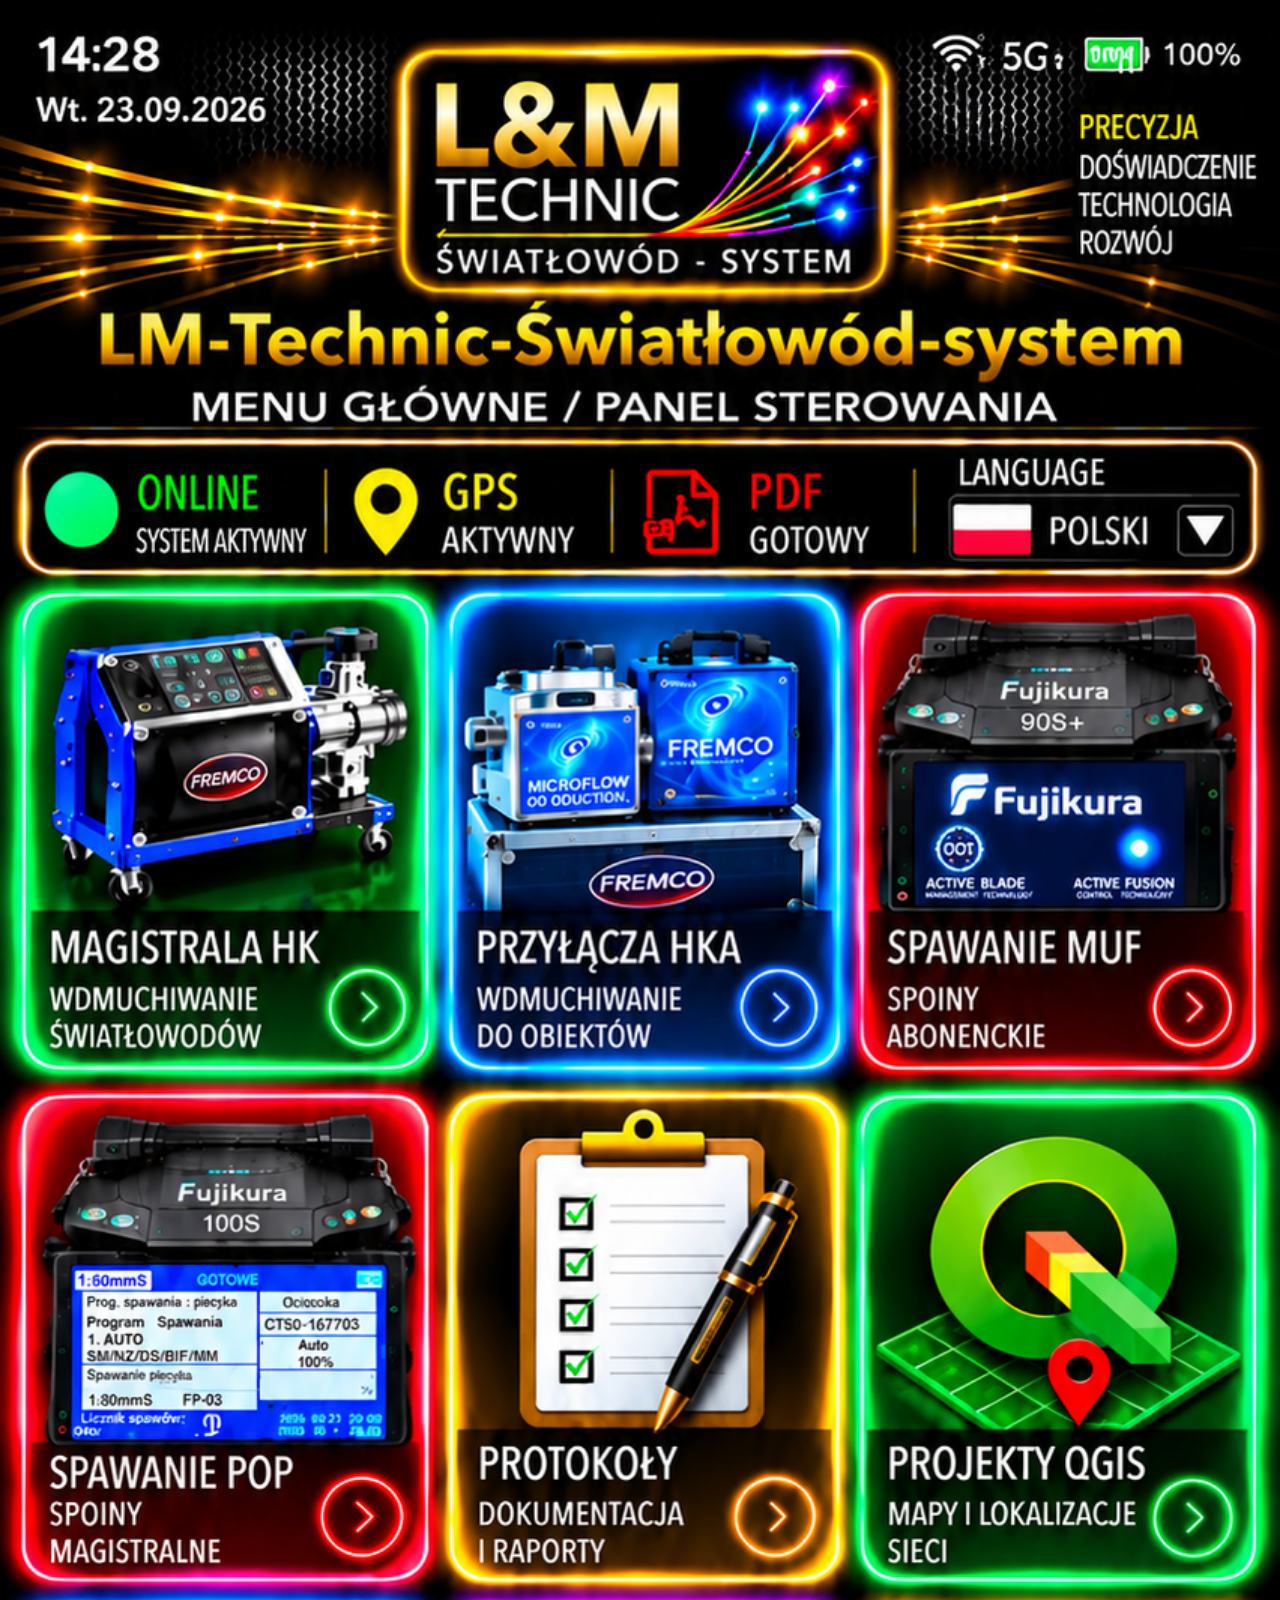
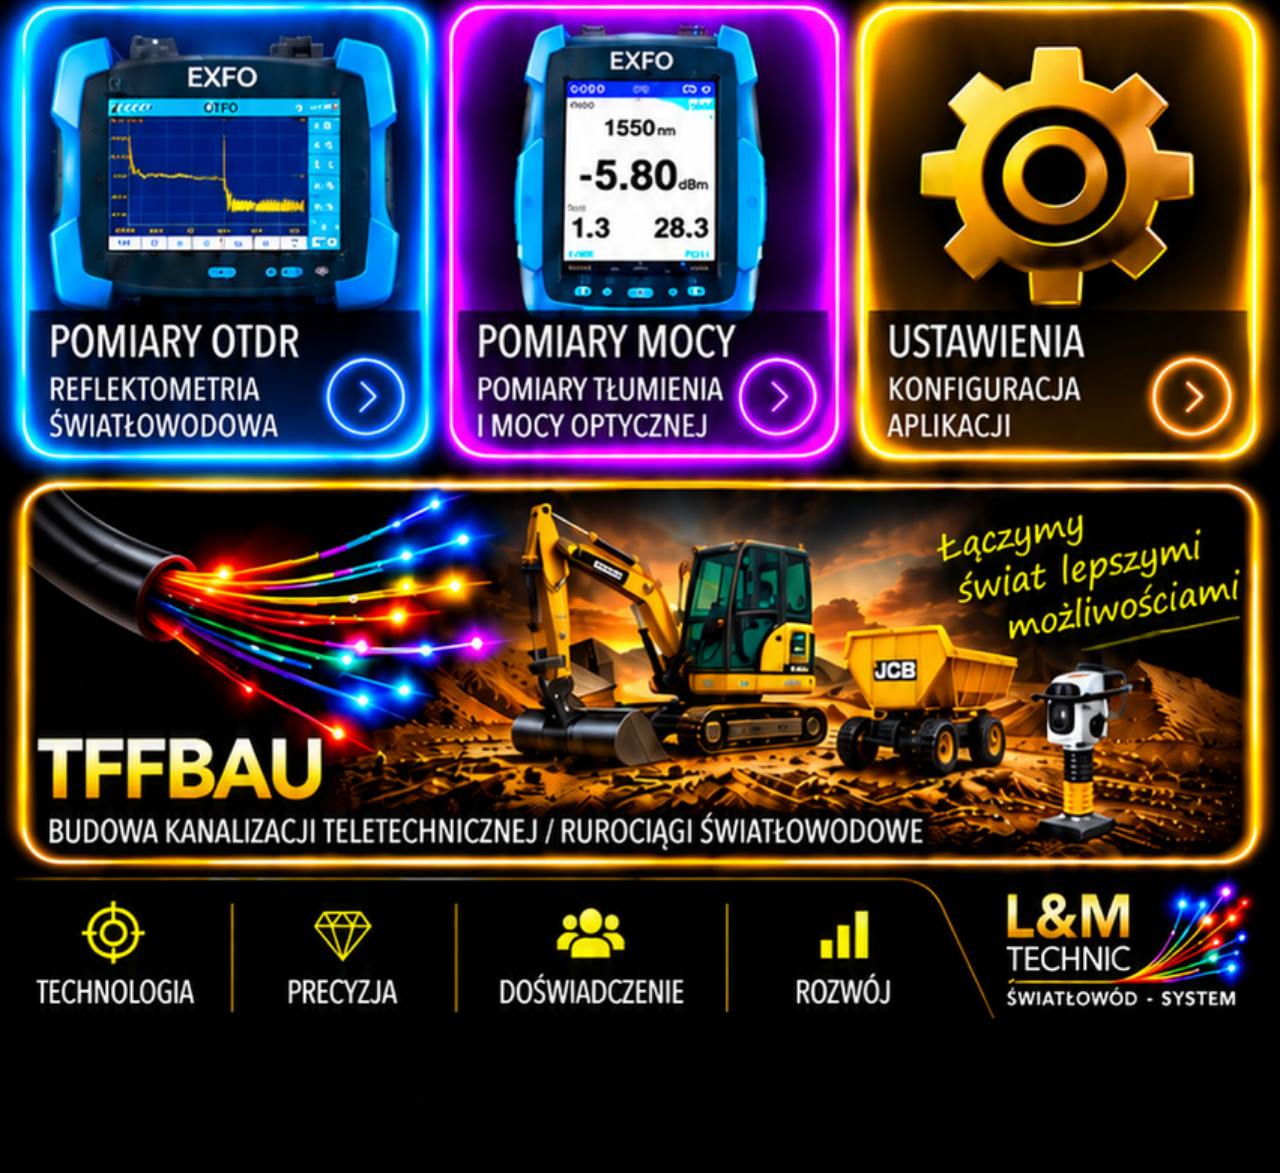
<file: index.html>
<!doctype html>
<html lang="pl">
<head>
  <meta charset="utf-8">
  <meta name="viewport" content="width=device-width, initial-scale=1, maximum-scale=1, user-scalable=no, viewport-fit=cover">
  <meta name="theme-color" content="#000000">
  <meta name="color-scheme" content="dark">
  <title>LM-Technic-Światłowód-system</title>
  <link rel="manifest" href="./manifest.webmanifest">
  <link rel="stylesheet" href="./styles.css?v=CRM852-MASTER-2">
</head>
<body>
  <main id="viewport" aria-label="LM-Technic-Światłowód-system">
    <img id="crmMaster" src="./01_GRAFIKI_MASTER/CRM852_MASTER_852x1846_RGBA.png?v=CRM852-MASTER-2" width="852" height="1846" alt="LM-Technic-Światłowód-system — CRM852 MASTER">
  </main>
</body>
</html>
</file>
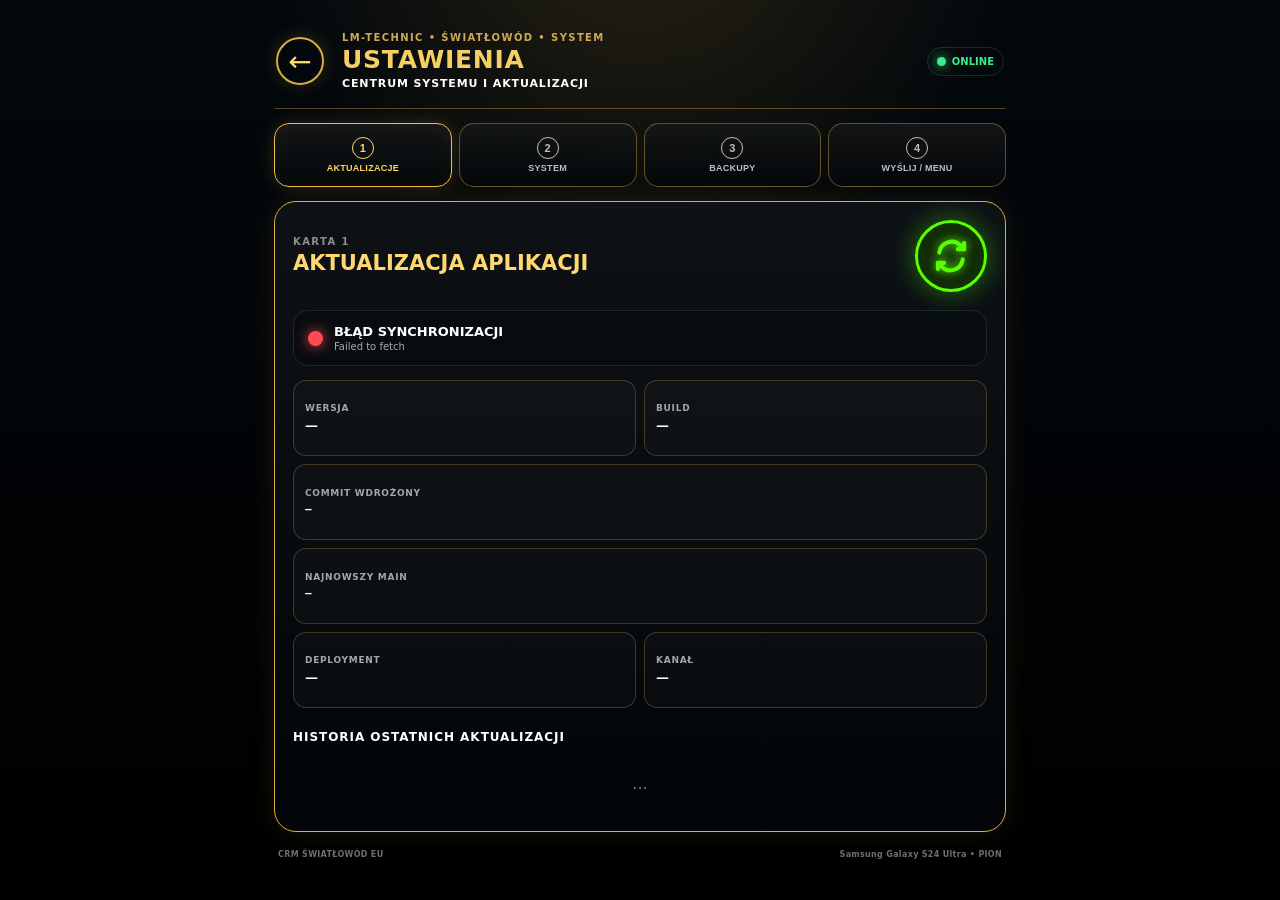
<file: settings-engine.html>
<!doctype html>
<html lang="pl">
<head>
  <meta charset="utf-8">
  <meta name="viewport" content="width=device-width, initial-scale=1, maximum-scale=5, user-scalable=yes, viewport-fit=cover">
  <meta name="theme-color" content="#02070c">
  <meta name="color-scheme" content="dark">
  <title>USTAWIENIA — CRM ŚWIATŁOWÓD EU</title>
  <link rel="stylesheet" href="./settings.css?v=ustawienia01">
</head>
<body>
  <main class="settings-shell">
    <header class="settings-head">
      <a class="back-btn" href="./settings.html" aria-label="Powrót do karty 0">←</a>
      <div><p class="eyebrow">LM-TECHNIC • ŚWIATŁOWÓD • SYSTEM</p><h1 data-i18n="settingsTitle">USTAWIENIA</h1><p class="sub" data-i18n="settingsSub">CENTRUM SYSTEMU I AKTUALIZACJI</p></div>
      <div id="miniOnline" class="mini-state off"><span></span><b>OFFLINE</b></div>
    </header>
    <nav class="card-tabs" aria-label="Karty ustawień">
      <button class="tab active" data-card="1"><b>1</b><span data-i18n="tabUpdates">AKTUALIZACJE</span></button>
      <button class="tab" data-card="2"><b>2</b><span data-i18n="tabSystem">SYSTEM</span></button>
      <button class="tab" data-card="3"><b>3</b><span data-i18n="tabBackups">BACKUPY</span></button>
      <button class="tab" data-card="4"><b>4</b><span data-i18n="tabShare">WYŚLIJ / MENU</span></button>
    </nav>
    <section class="settings-card active" data-panel="1">
      <div class="card-title-row"><div><p class="card-no">KARTA 1</p><h2 data-i18n="updatesTitle">AKTUALIZACJA APLIKACJI</h2></div><button id="syncBtn" class="sync-btn" type="button" aria-label="Synchronizuj"><svg viewBox="0 0 64 64" aria-hidden="true"><path d="M15 27a18 18 0 0 1 31-10l5 5"/><path d="M51 13v9h-9"/><path d="M49 37a18 18 0 0 1-31 10l-5-5"/><path d="M13 51v-9h9"/></svg></button></div>
      <div class="status-banner" id="updateBanner"><span class="lamp"></span><div><b id="updateHeadline">SPRAWDZANIE...</b><small id="updateDetail">Synchronizacja danych systemowych</small></div></div>
      <div class="info-grid"><div class="info-box"><small data-i18n="version">WERSJA</small><strong id="appVersion">—</strong></div><div class="info-box"><small>BUILD</small><strong id="appBuild">—</strong></div><div class="info-box wide"><small data-i18n="deployedCommit">COMMIT WDROŻONY</small><strong class="mono" id="deployedCommit">—</strong></div><div class="info-box wide"><small data-i18n="latestCommit">NAJNOWSZY MAIN</small><strong class="mono" id="latestCommit">—</strong></div><div class="info-box"><small data-i18n="deploy">DEPLOYMENT</small><strong id="deployState">—</strong></div><div class="info-box"><small data-i18n="channel">KANAŁ</small><strong id="appChannel">—</strong></div></div>
      <h3 data-i18n="history">HISTORIA OSTATNICH AKTUALIZACJI</h3><div id="commitHistory" class="history-list"><div class="loading">...</div></div>
    </section>
    <section class="settings-card" data-panel="2"><p class="card-no">KARTA 2</p><h2 data-i18n="systemTitle">INFORMACJE O SYSTEMIE</h2><div class="system-list"><div><span data-i18n="device">URZĄDZENIE / PRZEGLĄDARKA</span><b id="deviceInfo">—</b></div><div><span>PWA</span><b id="pwaInfo">—</b></div><div><span data-i18n="network">SIEĆ</span><b id="networkInfo">—</b></div><div><span>GPS</span><b id="gpsInfo">—</b></div><div><span>PDF</span><b id="pdfInfo">—</b></div><div><span data-i18n="language">JĘZYK</span><b id="languageInfo">—</b></div><div><span>SERVICE WORKER</span><b id="swInfo">—</b></div><div><span data-i18n="screen">EKRAN</span><b id="screenInfo">—</b></div><div><span data-i18n="masterPoint">PUNKT MASTER</span><b id="masterInfo">—</b></div></div></section>
    <section class="settings-card" data-panel="3"><p class="card-no">KARTA 3</p><h2 data-i18n="backupsTitle">MAGAZYN BACKUPÓW</h2><p class="hint" data-i18n="backupsHint">Gałęzie MASTER i BACKUP są pobierane bezpośrednio z repozytorium.</p><div id="backupList" class="backup-list"><div class="loading">...</div></div></section>
    <section class="settings-card" data-panel="4"><p class="card-no">KARTA 4</p><h2 data-i18n="shareTitle">WYŚLIJ / OTWÓRZ MENU</h2><div class="action-stack"><button id="shareReport" class="action primary" type="button" data-i18n="shareReport">WYŚLIJ RAPORT SYSTEMU</button><button id="downloadReport" class="action" type="button" data-i18n="downloadReport">ZAPISZ RAPORT JSON</button><a class="action" href="https://github.com/LeszekSladkowski/CRM-SWIATLOWOD-EU" target="_blank" rel="noopener" data-i18n="openRepo">OTWÓRZ REPOZYTORIUM</a><a class="action gold" href="./settings.html" data-i18n="openMenu">WRÓĆ DO MENU USTAWIEŃ</a></div><div class="report-preview"><small data-i18n="reportPreview">PODGLĄD RAPORTU</small><pre id="reportPreview">—</pre></div></section>
    <footer><span id="footerVersion">CRM ŚWIATŁOWÓD EU</span><span>Samsung Galaxy S24 Ultra • PION</span></footer>
  </main>
  <script src="./settings.js?v=ustawienia01" defer></script>
  <script src="./settings-runtime.js?v=ustawienia01" defer></script>
  <script>window.addEventListener('DOMContentLoaded',()=>{const c=new URLSearchParams(location.search).get('card');if(c&&/^[1-4]$/.test(c))document.querySelector('.tab[data-card="'+c+'"]')?.click();});</script>
</body>
</html>
</file>
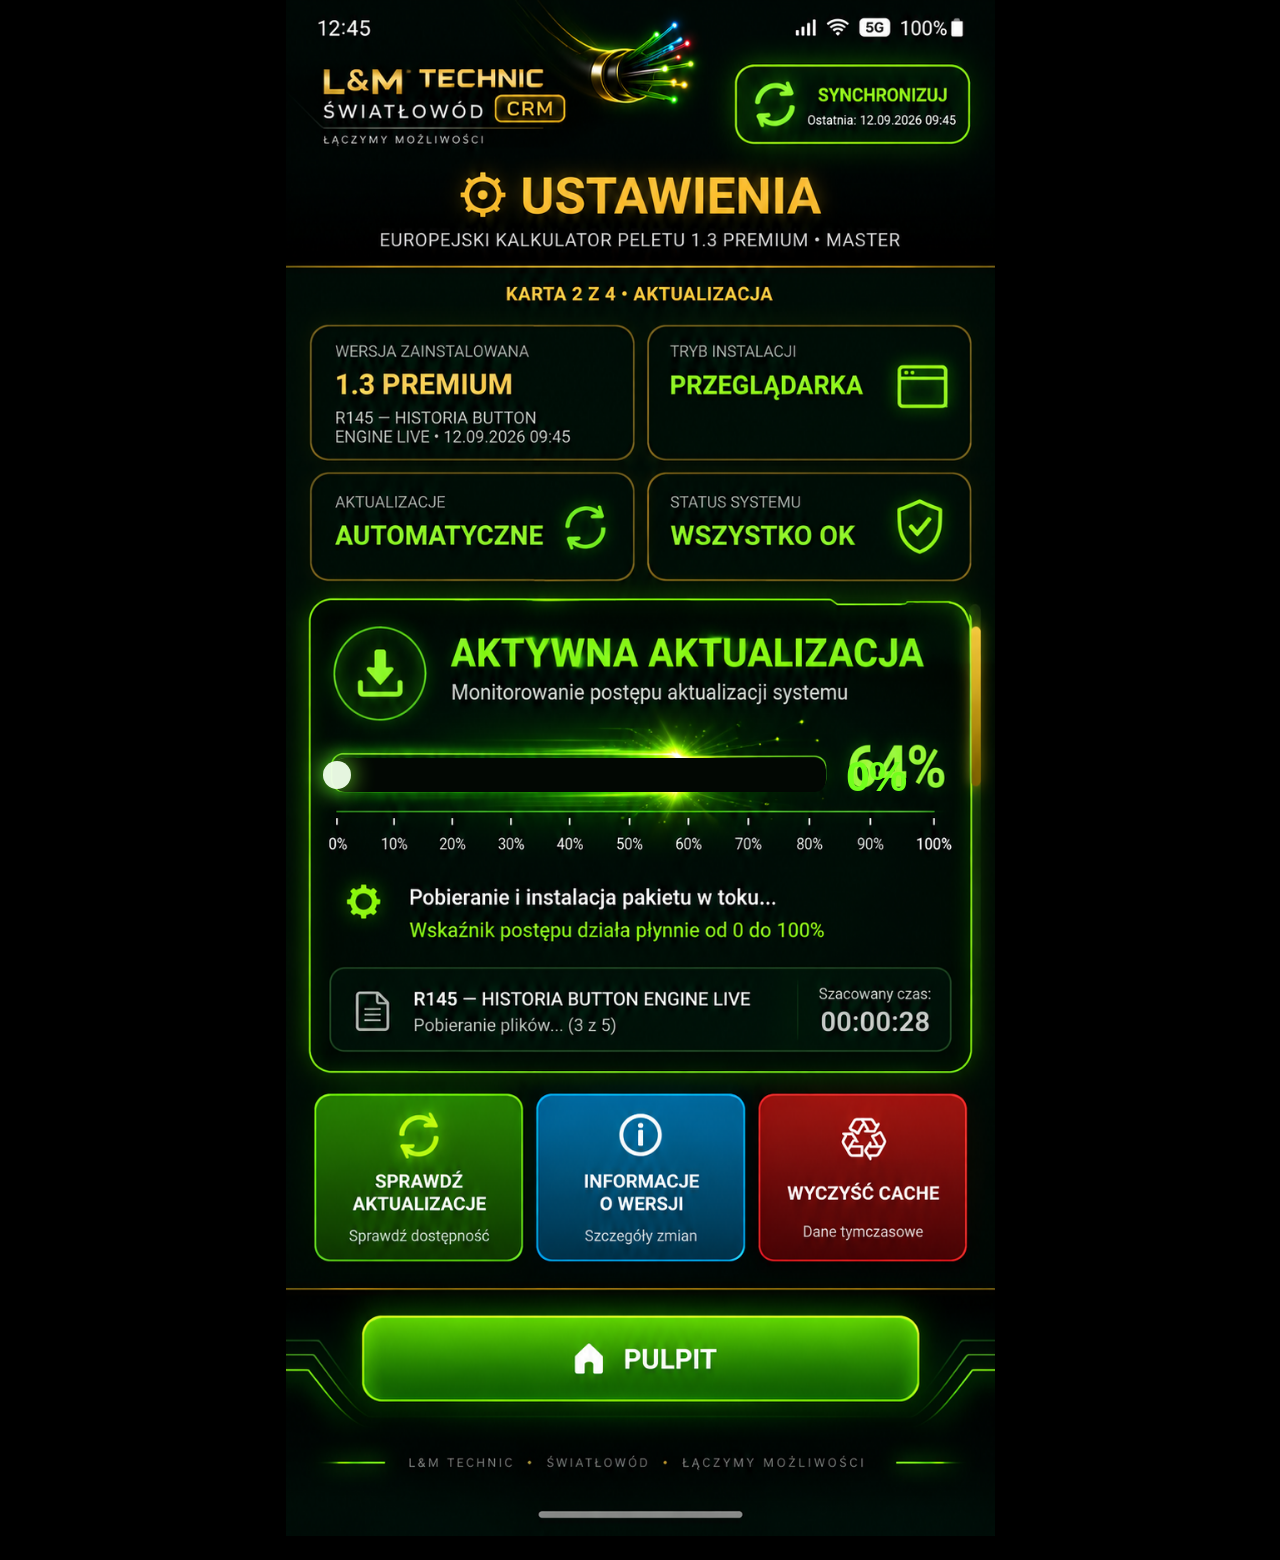
<file: settings-update.html>
<!doctype html>
<html lang="pl" translate="no">
<head>
  <meta charset="utf-8">
  <meta name="viewport" content="width=device-width, initial-scale=1, maximum-scale=5, user-scalable=yes, viewport-fit=cover">
  <meta name="theme-color" content="#001006">
  <meta name="color-scheme" content="dark">
  <meta name="google" content="notranslate">
  <title>AKTUALIZACJA APLIKACJI — CRM ŚWIATŁOWÓD EU</title>
  <link rel="stylesheet" href="./settings-update.css?v=chirurgia-20260921-01">
</head>
<body class="notranslate">
  <main id="updateViewport" aria-label="Karta 1 Aktualizacja aplikacji">
    <section id="updateStage" data-master="709x1536">
      <img id="updateMaster" src="./01_GRAFIKI_KART_WEJSCIOWE/03_USTAWIENIA_KARTA_1_AKTUALIZACJA_MASTER_1TO1.png?v=chirurgia-20260921-01" alt="" draggable="false">
      <svg id="updateLive" viewBox="0 0 709 1536" preserveAspectRatio="xMidYMid meet" aria-label="Sterowanie aktualizacją">
        <g id="progressLive" aria-live="polite">
          <rect class="progress-track" x="47" y="758" width="493" height="34" rx="12"/>
          <rect id="progressFill" class="progress-fill" x="51" y="762" width="0" height="26" rx="9"/>
          <circle id="progressGlow" class="progress-glow" cx="51" cy="775" r="14"/>
          <text id="progressPct" class="progress-pct" x="560" y="791">0%</text>
        </g>
        <rect class="hitbox" data-action="sync" x="449" y="63" width="235" height="84" rx="20"/>
        <rect class="hitbox" data-action="check" x="28" y="1094" width="211" height="169" rx="16"/>
        <rect class="hitbox" data-action="version" x="250" y="1094" width="210" height="169" rx="16"/>
        <rect class="hitbox" data-action="cache" x="470" y="1094" width="211" height="169" rx="16"/>
        <rect class="hitbox" data-action="pulpit" x="74" y="1315" width="560" height="90" rx="20"/>
      </svg>
      <dialog id="versionDialog">
        <button id="closeVersion" type="button">×</button>
        <h2 id="versionDialogTitle">INFORMACJE O WERSJI</h2>
        <pre id="versionDialogBody">—</pre>
      </dialog>
    </section>
  </main>
  <script src="./settings-update.js?v=chirurgia-20260921-01" defer></script>
</body>
</html>
</file>
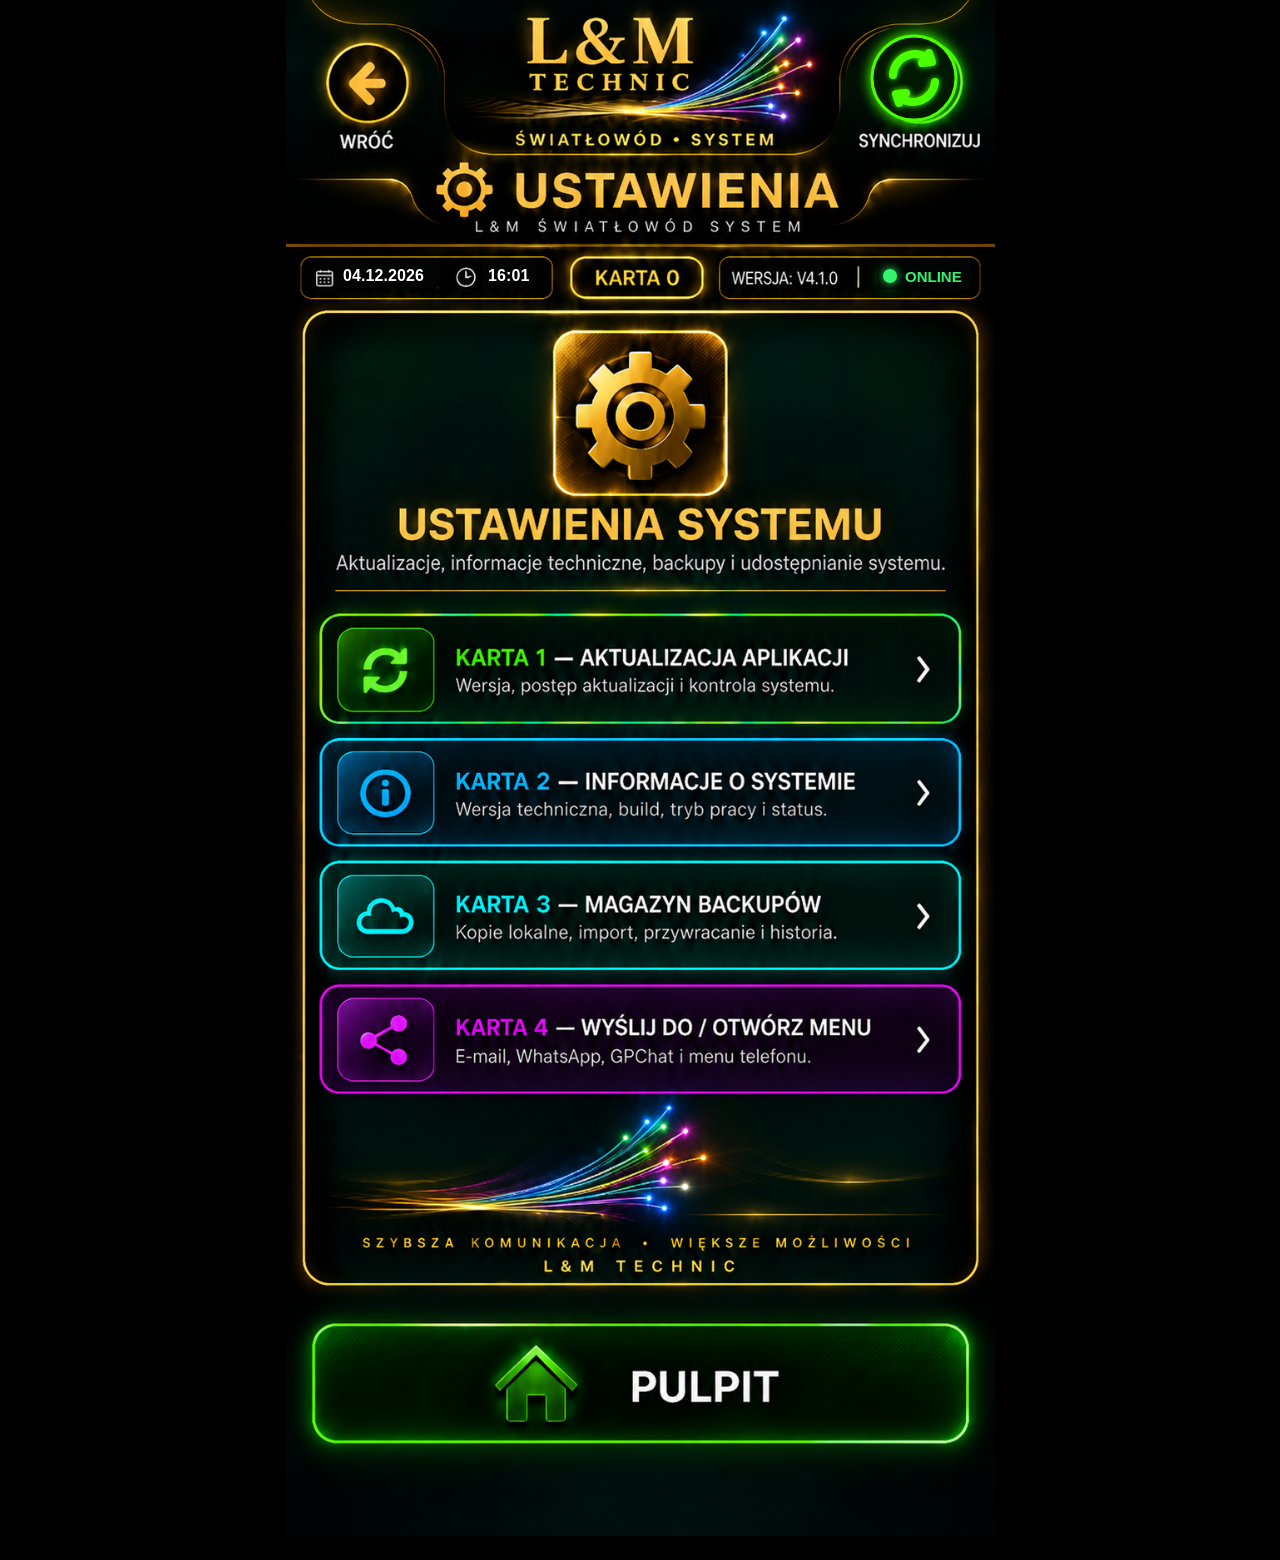
<file: settings.html>
<!doctype html>
<html lang="pl">
<head>
  <meta charset="utf-8">
  <meta name="viewport" content="width=device-width, initial-scale=1, maximum-scale=5, user-scalable=yes, viewport-fit=cover">
  <meta name="theme-color" content="#000000">
  <meta name="color-scheme" content="dark">
  <title>USTAWIENIA — CRM ŚWIATŁOWÓD EU</title>
  <link rel="stylesheet" href="./settings-karta0.css?v=chirurgia02">
</head>
<body>
  <main id="settingsViewport" aria-label="Ustawienia CRM Światłowód EU">
    <section id="settingsStage" aria-label="Karta 0 Ustawienia" data-master="709x1536">
      <img id="settingsMaster" src="./01_GRAFIKI_KART_WEJSCIOWE/02_USTAWIENIA_KARTA_0_MASTER_1TO1.png?v=chirurgia02" alt="" draggable="false">
      <svg id="settingsLive" viewBox="0 0 709 1536" preserveAspectRatio="xMidYMid meet" aria-label="Warstwa LIVE">
        <rect class="cover" x="49" y="261" width="104" height="27" rx="3"/>
        <text id="liveDate" class="live-text date-text" x="57" y="281">--.--.----</text>
        <rect class="cover" x="197" y="261" width="53" height="27" rx="3"/>
        <text id="liveTime" class="live-text time-text" x="202" y="281">--:--</text>
        <rect class="cover" x="591" y="259" width="94" height="31" rx="4"/>
        <circle id="netLamp" cx="604" cy="276" r="7"/>
        <text id="netText" class="net-text" x="619" y="282">ONLINE</text>
        <g id="syncVisual">
          <circle class="sync-bg" cx="628" cy="78" r="42"/>
          <g id="syncArrows">
            <path d="M607 75 A22 22 0 0 1 645 61"/>
            <path d="M643 53 L646 62 L636 63"/>
            <path d="M649 82 A22 22 0 0 1 611 95"/>
            <path d="M613 103 L610 94 L620 93"/>
          </g>
        </g>
        <rect class="hitbox" data-action="back" x="31" y="35" width="124" height="122" rx="20"/>
        <rect class="hitbox" data-action="sync" x="558" y="30" width="140" height="130" rx="20"/>
        <rect class="hitbox" data-card="1" x="32" y="610" width="645" height="120" rx="18"/>
        <rect class="hitbox" data-card="2" x="32" y="737" width="645" height="114" rx="18"/>
        <rect class="hitbox" data-card="3" x="32" y="857" width="645" height="114" rx="18"/>
        <rect class="hitbox" data-card="4" x="32" y="978" width="645" height="119" rx="18"/>
        <rect class="hitbox" data-action="pulpit" x="25" y="1318" width="660" height="132" rx="22"/>
      </svg>
    </section>
  </main>
  <script src="./settings-karta0.js?v=chirurgia02" defer></script>
</body>
</html>
</file>
<file: styles.css>
* { box-sizing:border-box; }
html, body {
  margin:0;
  padding:0;
  width:100%;
  min-height:100%;
  background:#000;
}
body {
  overflow-x:hidden;
  overscroll-behavior:none;
}
#viewport {
  position:relative;
  width:100vw;
  margin:0;
  padding:0;
  background:#000;
  overflow:hidden;
}
#crmMaster {
  position:relative;
  left:0;
  top:0;
  display:block;
  width:100vw;
  height:auto;
  aspect-ratio:852 / 1846;
  max-width:none;
  margin:0;
  padding:0;
  border:0;
  object-fit:contain;
  object-position:0 0;
  user-select:none;
  -webkit-user-drag:none;
}
</file>
<file: settings.css>
*{box-sizing:border-box}html,body{margin:0;min-height:100%;background:#02070c;color:#fff;font-family:Inter,system-ui,-apple-system,BlinkMacSystemFont,"Segoe UI",sans-serif}body{background:radial-gradient(circle at 50% -10%,rgba(255,190,55,.14),transparent 32%),linear-gradient(180deg,#03080d 0%,#000 100%);overflow-x:hidden}.settings-shell{width:min(100%,760px);margin:0 auto;min-height:100vh;padding:20px 14px 34px}.settings-head{display:grid;grid-template-columns:54px 1fr auto;gap:12px;align-items:center;padding:12px 2px 18px;border-bottom:1px solid rgba(230,185,77,.35)}.back-btn{width:48px;height:48px;border:2px solid #d9ae42;border-radius:50%;display:grid;place-items:center;color:#ffd86c;text-decoration:none;font-size:28px;box-shadow:0 0 18px rgba(255,194,59,.18)}.eyebrow{margin:0 0 4px;color:#cfaa56;font-size:10px;font-weight:800;letter-spacing:.14em}.settings-head h1{margin:0;color:#f5ce66;font-size:25px;line-height:1;font-weight:900;letter-spacing:.03em}.sub{margin:5px 0 0;color:#fff;font-size:11px;font-weight:750;letter-spacing:.08em}.mini-state{display:flex;align-items:center;gap:6px;padding:8px 9px;border:1px solid rgba(255,255,255,.12);border-radius:999px;font-size:10px;font-weight:900}.mini-state span{width:9px;height:9px;border-radius:50%;background:#ff4050;box-shadow:0 0 10px #ff4050}.mini-state.on{color:#35ef88}.mini-state.on span{background:#35ef88;box-shadow:0 0 12px #35ef88}.card-tabs{display:grid;grid-template-columns:repeat(4,1fr);gap:7px;padding:14px 0}.tab{min-height:64px;border:1px solid rgba(219,177,72,.42);border-radius:15px;background:linear-gradient(180deg,rgba(20,22,24,.92),rgba(4,7,9,.96));color:#bfbfbf;padding:7px 4px;display:flex;flex-direction:column;align-items:center;justify-content:center;gap:4px;font-weight:850;font-size:9px;letter-spacing:.03em}.tab b{width:22px;height:22px;border-radius:50%;display:grid;place-items:center;border:1px solid currentColor;font-size:11px}.tab.active{color:#ffd760;border-color:#efbd43;box-shadow:0 0 18px rgba(239,189,67,.18),inset 0 0 20px rgba(239,189,67,.05)}.settings-card{display:none;border:1.5px solid #d9ad3e;border-radius:22px;background:linear-gradient(180deg,rgba(14,18,22,.98),rgba(2,5,8,.99));box-shadow:0 0 28px rgba(218,173,62,.11);padding:18px;min-height:620px}.settings-card.active{display:block}.card-no{margin:0 0 5px;color:#8d8d8d;font-size:10px;font-weight:900;letter-spacing:.14em}.settings-card h2{margin:0;color:#ffd86f;font-size:21px;line-height:1.1;font-weight:900}.settings-card h3{margin:22px 0 10px;color:#fff;font-size:12px;letter-spacing:.08em}.card-title-row{display:flex;align-items:center;justify-content:space-between;gap:15px}.sync-btn{width:72px;height:72px;flex:0 0 72px;border-radius:50%;border:3px solid #57ff00;background:radial-gradient(circle at 50% 50%,rgba(82,255,0,.16),rgba(7,20,0,.95));box-shadow:0 0 26px rgba(82,255,0,.42),inset 0 0 18px rgba(82,255,0,.16);padding:11px;display:grid;place-items:center}.sync-btn svg{width:100%;height:100%;fill:none;stroke:#57ff00;stroke-width:6;stroke-linecap:round;stroke-linejoin:round;filter:drop-shadow(0 0 5px #57ff00)}.sync-btn.is-syncing svg{animation:spin .78s linear infinite}@keyframes spin{to{transform:rotate(360deg)}}.status-banner{margin:18px 0 14px;padding:13px 14px;border-radius:15px;border:1px solid rgba(255,255,255,.1);background:#070c10;display:flex;align-items:center;gap:11px}.status-banner .lamp{width:15px;height:15px;flex:0 0 15px;border-radius:50%;background:#ffd84b;box-shadow:0 0 14px #ffd84b}.status-banner.ok .lamp{background:#36ed83;box-shadow:0 0 14px #36ed83}.status-banner.warn .lamp{background:#ff4955;box-shadow:0 0 14px #ff4955}.status-banner div{display:flex;flex-direction:column;gap:2px}.status-banner b{font-size:13px}.status-banner small{color:#aaa;font-size:10px}.info-grid{display:grid;grid-template-columns:1fr 1fr;gap:8px}.info-box{min-height:76px;padding:11px;border:1px solid rgba(255,205,88,.22);border-radius:13px;background:rgba(255,255,255,.025);display:flex;flex-direction:column;justify-content:center;gap:5px}.info-box.wide{grid-column:1/-1}.info-box small,.report-preview small{color:#a6a6a6;font-size:9px;font-weight:850;letter-spacing:.08em}.info-box strong{font-size:13px;word-break:break-word}.mono{font-family:ui-monospace,SFMono-Regular,Menlo,monospace;font-size:11px!important}.history-list,.backup-list{display:flex;flex-direction:column;gap:7px}.history-item,.backup-item{padding:10px 11px;border-radius:12px;background:#060a0d;border:1px solid rgba(255,255,255,.08);display:grid;grid-template-columns:1fr auto;gap:8px;align-items:center}.history-item b,.backup-item b{display:block;font-size:11px;line-height:1.25}.history-item small,.backup-item small{display:block;margin-top:3px;color:#929292;font-size:9px}.pill{padding:4px 7px;border-radius:999px;border:1px solid rgba(255,215,96,.35);color:#ffd760;font-size:8px;font-weight:900}.system-list{display:flex;flex-direction:column;gap:8px;margin-top:16px}.system-list>div{padding:12px;border-radius:13px;border:1px solid rgba(255,205,88,.18);background:rgba(255,255,255,.02)}.system-list span{display:block;color:#999;font-size:9px;font-weight:850;letter-spacing:.08em;margin-bottom:5px}.system-list b{font-size:12px;line-height:1.3;word-break:break-word}.hint{color:#aaa;font-size:11px;line-height:1.45;margin:9px 0 14px}.action-stack{display:flex;flex-direction:column;gap:10px;margin-top:18px}.action{min-height:54px;border-radius:14px;border:1px solid rgba(255,255,255,.16);background:#0a0f13;color:#fff;text-decoration:none;display:flex;align-items:center;justify-content:center;padding:10px 15px;font-weight:900;font-size:11px;letter-spacing:.04em;text-align:center}.action.primary{border-color:#2adf78;color:#42f08b;box-shadow:0 0 18px rgba(42,223,120,.1)}.action.gold{border-color:#e2b94e;color:#ffd86f;box-shadow:0 0 18px rgba(226,185,78,.1)}.report-preview{margin-top:18px;padding:12px;border-radius:14px;border:1px solid rgba(255,205,88,.18);background:#030609}.report-preview pre{white-space:pre-wrap;word-break:break-word;color:#c8c8c8;font-size:9px;line-height:1.45;max-height:280px;overflow:auto}.loading{padding:20px;text-align:center;color:#777}footer{display:flex;justify-content:space-between;gap:10px;padding:18px 4px 0;color:#6e6e6e;font-size:8px;font-weight:800;letter-spacing:.04em}@media(max-width:480px){.settings-shell{padding-left:10px;padding-right:10px}.settings-head{grid-template-columns:48px 1fr}.mini-state{grid-column:1/-1;justify-self:end;margin-top:-4px}.settings-card{padding:14px}.tab{font-size:8px}.settings-head h1{font-size:22px}.sync-btn{width:64px;height:64px;flex-basis:64px}}
</file>
<file: settings-update.css>
*{box-sizing:border-box}html,body{margin:0;padding:0;min-height:100%;background:#000;color:#fff}html{overflow-x:hidden}body{overflow-x:hidden;font-family:Arial,Helvetica,sans-serif;-webkit-tap-highlight-color:transparent}#updateViewport{width:100%;display:flex;justify-content:center;align-items:flex-start;background:#000}#updateStage{position:relative;width:min(100vw,709px);aspect-ratio:709/1536;flex:0 0 auto;overflow:hidden;background:#000}#updateMaster{position:absolute;inset:0;width:100%;height:100%;display:block;object-fit:fill;user-select:none;-webkit-user-drag:none;pointer-events:none}#updateLive{position:absolute;inset:0;width:100%;height:100%;display:block;overflow:hidden}.progress-track{fill:#020703;stroke:none}.progress-fill{fill:#67ff17;filter:drop-shadow(0 0 6px #65ff13);transition:width .28s ease}.progress-glow{fill:#efffe8;filter:drop-shadow(0 0 12px #7dff2b);opacity:.96;transition:cx .28s ease}.progress-pct{font-family:Arial,Helvetica,sans-serif;dominant-baseline:alphabetic;fill:#71ff1b;font-size:43px;font-weight:900;letter-spacing:-1px}.hitbox{fill:transparent;stroke:transparent;cursor:pointer;pointer-events:all}#updateStage.debug .hitbox{stroke:#00ffff;stroke-width:1;fill:rgba(0,255,255,.03)}#versionDialog{width:min(88%,560px);border:1px solid #5cff00;border-radius:18px;background:#020803;color:#fff;box-shadow:0 0 35px rgba(90,255,0,.28);padding:24px}#versionDialog::backdrop{background:rgba(0,0,0,.78)}#versionDialog h2{margin:0 36px 14px 0;color:#6cff1c;font-size:22px}#versionDialog pre{white-space:pre-wrap;word-break:break-word;color:#ddd;font:13px/1.45 ui-monospace,SFMono-Regular,Menlo,monospace;max-height:55vh;overflow:auto}#closeVersion{position:absolute;right:12px;top:8px;width:36px;height:36px;border:0;border-radius:50%;background:#111;color:#fff;font-size:26px}@media(min-width:710px){body{padding-bottom:24px}}
</file>
<file: settings-karta0.css>
*{box-sizing:border-box}
html,body{margin:0;padding:0;min-height:100%;background:#000;color:#fff}
html{overflow-x:hidden}
body{overflow-x:hidden;font-family:Arial,Helvetica,sans-serif;-webkit-tap-highlight-color:transparent}
#settingsViewport{width:100%;display:flex;justify-content:center;align-items:flex-start;background:#000}
#settingsStage{position:relative;width:min(100vw,709px);aspect-ratio:709/1536;flex:0 0 auto;overflow:hidden;background:#000}
#settingsMaster{position:absolute;inset:0;width:100%;height:100%;display:block;object-fit:fill;user-select:none;-webkit-user-drag:none;pointer-events:none}
#settingsLive{position:absolute;inset:0;width:100%;height:100%;display:block;overflow:visible}
.cover{fill:#020503}
.live-text,.net-text{font-family:Arial,Helvetica,sans-serif;font-weight:700;dominant-baseline:alphabetic}
.live-text{fill:#fff;font-size:16px;letter-spacing:.1px}
.net-text{fill:#35f56d;font-size:15px;font-weight:800}
#netLamp{fill:#35f56d;filter:drop-shadow(0 0 5px #35f56d)}
body.offline #netLamp{fill:#ff314c;filter:drop-shadow(0 0 5px #ff314c)}
body.offline .net-text{fill:#ff314c}
.sync-bg{fill:#001900;stroke:#49ff00;stroke-width:3;filter:drop-shadow(0 0 7px #49ff00)}
#syncArrows{fill:none;stroke:#49ff00;stroke-width:8;stroke-linecap:round;stroke-linejoin:round;filter:drop-shadow(0 0 3px #49ff00);transform-box:view-box;transform-origin:628px 78px}
#syncVisual.syncing #syncArrows{animation:syncspin .78s linear infinite}
@keyframes syncspin{to{transform:rotate(360deg)}}
.hitbox{fill:transparent;stroke:transparent;stroke-width:1;cursor:pointer;pointer-events:all}
.hitbox:focus{outline:none}
#settingsStage.debug .hitbox{stroke:#00ffff;stroke-width:1;fill:rgba(0,255,255,.03)}
@media (min-width:710px){body{padding-bottom:24px}}
</file>
